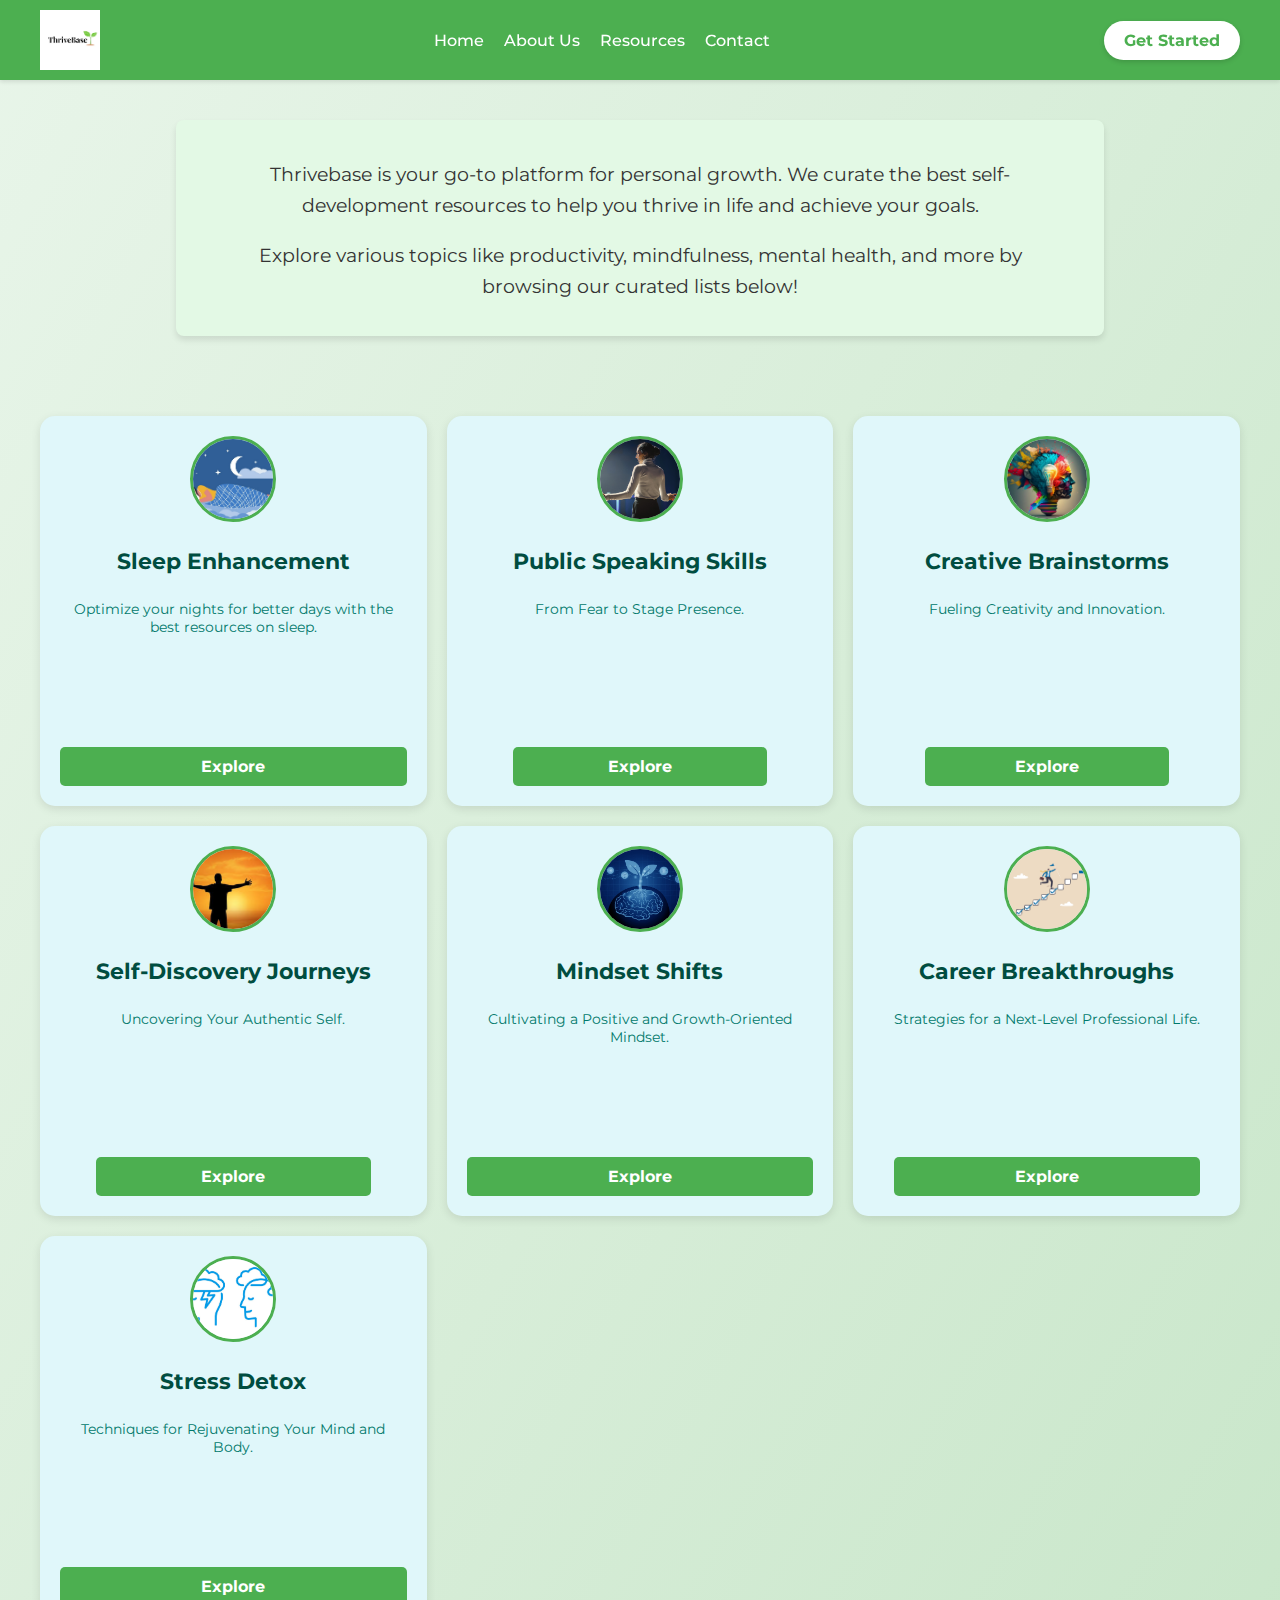
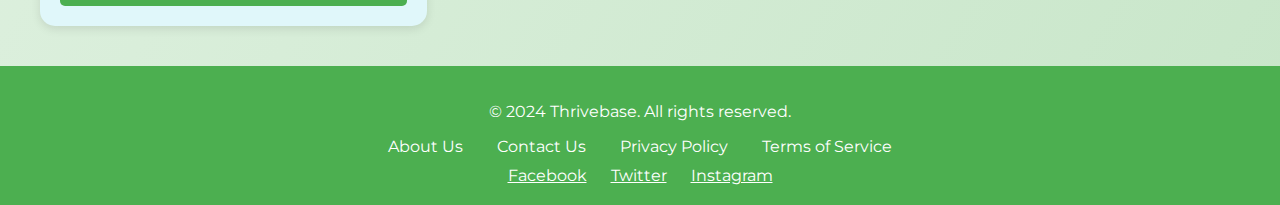
<file: index.html>
<!DOCTYPE html>
<html lang="en">
<head>
    <meta charset="UTF-8">
    <meta name="viewport" content="width=device-width, initial-scale=1.0">
    <title>Thrivebase</title>
    <!-- Link to Google Fonts and CSS file -->
    <link href="https://fonts.googleapis.com/css2?family=Montserrat:wght@400;700&display=swap" rel="stylesheet">
    <link rel="stylesheet" href="thrivebase.css">
</head>
<body>

    <!-- Header -->
    <header>
        <div class="header-content">
            <img src="images/ThrivebaseLogo.png" alt="Thrivebase Logo" class="logo" />
            <nav class="nav-menu">
                <ul>
                    <li><a href="index.html">Home</a></li>
                    <li><a href="about.html">About Us</a></li>
                    <li><a href="resources.html">Resources</a></li>
                    <li><a href="contact.html">Contact</a></li>
                </ul>
            </nav>
            <div class="header-actions">
                <a href="signup.html" class="cta-button">Get Started</a>
            </div>
        </div>
    </header>
    

    <!-- Explanation Section -->
    <section class="explanation">
        <p>Thrivebase is your go-to platform for personal growth. We curate the best self-development resources to help you thrive in life and achieve your goals.</p>
        <p>Explore various topics like productivity, mindfulness, mental health, and more by browsing our curated lists below!</p>
    </section>

    <!-- Grid Section -->
    <section class="grid-container">
        <div class="grid-item">
            <div class="list-item">
                <div class="list-image-container">
                    <img src="images/sleep.jpg" alt="Sleep Enhancement" class="list-image" />
                </div>
                <div class="list-content">
                    <h3>Sleep Enhancement</h3>
                    <p>Optimize your nights for better days with the best resources on sleep.</p>
                    <a href="sleep-enhancement.html" class="list-button">Explore</a>
                </div>
            </div>
        </div>
        <div class="grid-item">
            <div class="list-item">
                <div class="list-image-container">
                    <img src="images/public-speaking.jpg" alt="Public Speaking Skills" class="list-image" />
                </div>
                <div class="list-content">
                    <h3>Public Speaking Skills</h3>
                    <p>From Fear to Stage Presence.</p>
                    <a href="public-speaking.html" class="list-button">Explore</a>
                </div>
            </div>
        </div>
        <div class="grid-item">
            <div class="list-item">
                <div class="list-image-container">
                    <img src="images/creative-brainstorming.jpg" alt="Creative Brainstorms" class="list-image" />
                </div>
                <div class="list-content">
                    <h3>Creative Brainstorms</h3>
                    <p>Fueling Creativity and Innovation.</p>
                    <a href="creative-brainstorms.html" class="list-button">Explore</a>
                </div>
            </div>
        </div>
        <div class="grid-item">
            <div class="list-item">
                <div class="list-image-container">
                    <img src="images/self-discovery.jpg" alt="Self-Discovery Journeys" class="list-image" />
                </div>
                <div class="list-content">
                    <h3>Self-Discovery Journeys</h3>
                    <p>Uncovering Your Authentic Self.</p>
                    <a href="self-discovery.html" class="list-button">Explore</a>
                </div>
            </div>
        </div>
        <div class="grid-item">
            <div class="list-item">
                <div class="list-image-container">
                    <img src="images/mindset.jpg" alt="Mindset Shifts" class="list-image" />
                </div>
                <div class="list-content">
                    <h3>Mindset Shifts</h3>
                    <p>Cultivating a Positive and Growth-Oriented Mindset.</p>
                    <a href="mindset-shifts.html" class="list-button">Explore</a>
                </div>
            </div>
        </div>
        <div class="grid-item">
            <div class="list-item">
                <div class="list-image-container">
                    <img src="images/career-breakthrough.jpg" alt="Career Breakthroughs" class="list-image" />
                </div>
                <div class="list-content">
                    <h3>Career Breakthroughs</h3>
                    <p>Strategies for a Next-Level Professional Life.</p>
                    <a href="career-breakthroughs.html" class="list-button">Explore</a>
                </div>
            </div>
        </div>
        <div class="grid-item">
            <div class="list-item">
                <div class="list-image-container">
                    <img src="images/destress.jpg" alt="Stress Detox" class="list-image" />
                </div>
                <div class="list-content">
                    <h3>Stress Detox</h3>
                    <p>Techniques for Rejuvenating Your Mind and Body.</p>
                    <a href="stress-detox.html" class="list-button">Explore</a>
                </div>
            </div>
        </div>
    </section>

    <!-- Footer Section -->
    <footer>
        <div class="footer-content">
            <p>&copy; 2024 Thrivebase. All rights reserved.</p>
            <ul class="footer-links">
                <li><a href="about.html">About Us</a></li>
                <li><a href="contact.html">Contact Us</a></li>
                <li><a href="privacy-policy.html">Privacy Policy</a></li>
                <li><a href="terms.html">Terms of Service</a></li>
            </ul>
            <div class="social-media">
                <a href="https://facebook.com" target="_blank">Facebook</a>
                <a href="https://twitter.com" target="_blank">Twitter</a>
                <a href="https://instagram.com" target="_blank">Instagram</a>
            </div>
        </div>
    </footer>

</body>
</html>
</file>
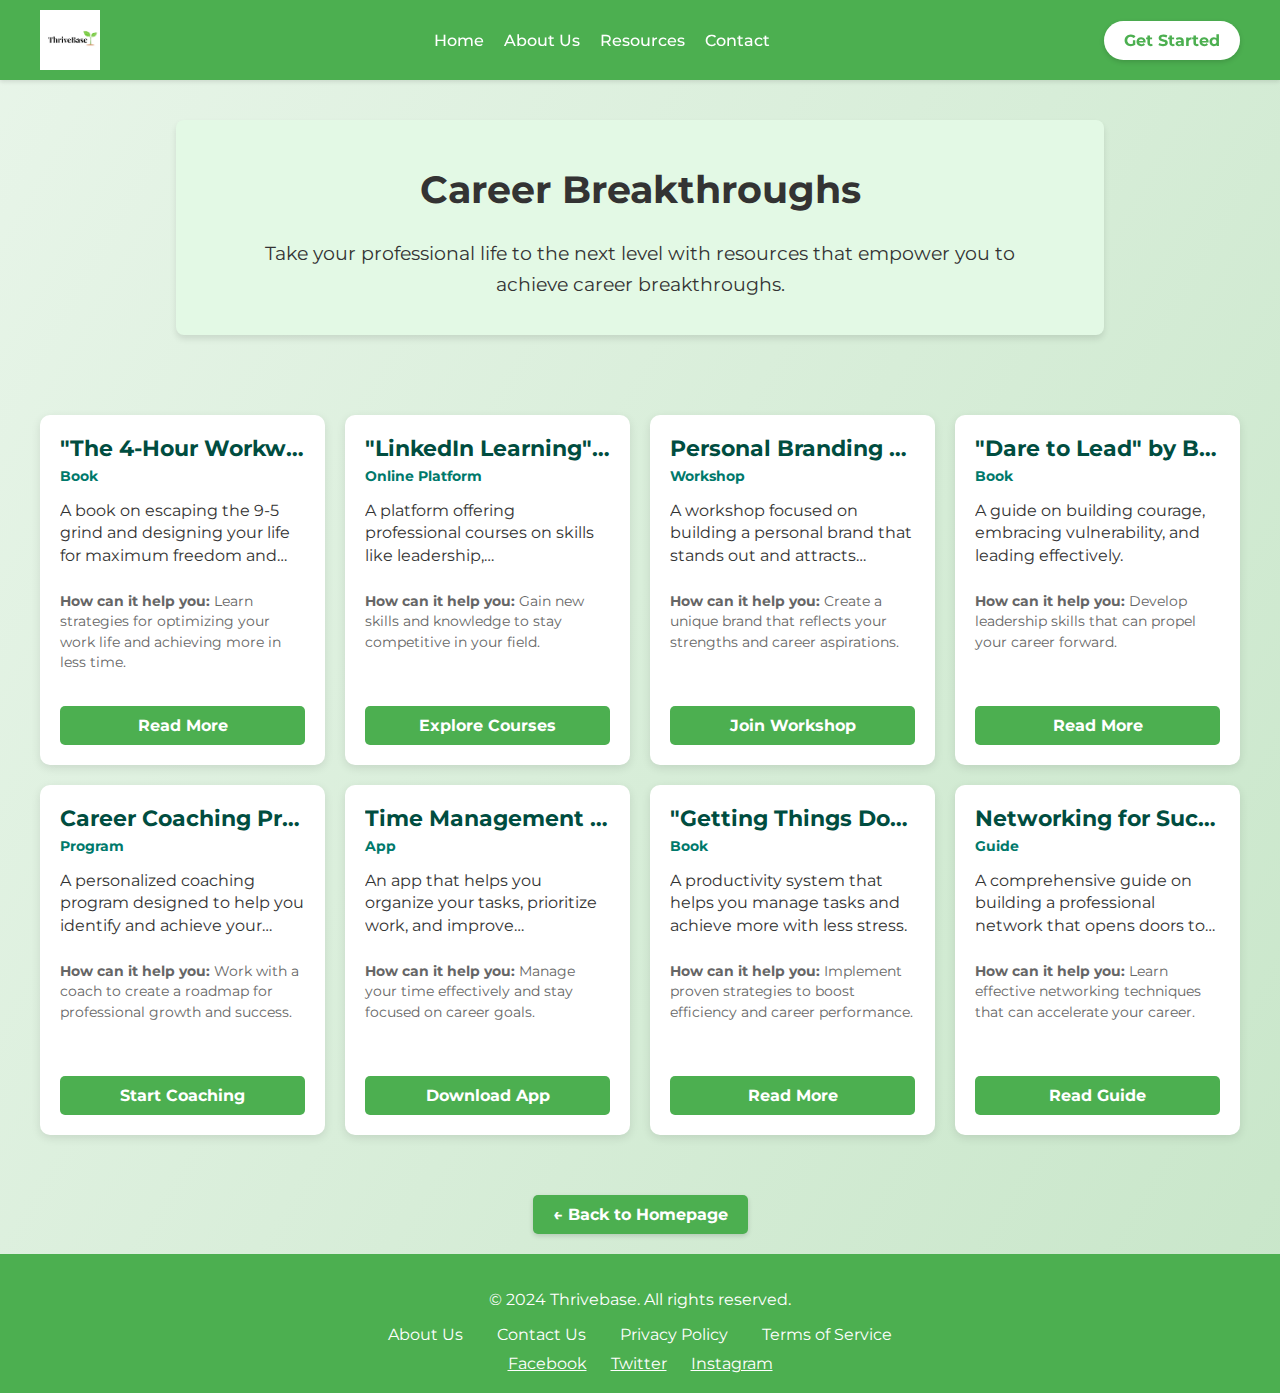
<file: career-breakthroughs.html>
<!DOCTYPE html>
<html lang="en">
<head>
    <meta charset="UTF-8">
    <meta name="viewport" content="width=device-width, initial-scale=1.0">
    <title>Career Breakthroughs - Thrivebase</title>
    <link href="https://fonts.googleapis.com/css2?family=Montserrat:wght@400;700&display=swap" rel="stylesheet">
    <link rel="stylesheet" href="thrivebase.css">
</head>
<body>

    <!-- Header -->
    <header>
        <div class="header-content">
            <img src="images/ThrivebaseLogo.png" alt="Thrivebase Logo" class="logo" />
            <nav class="nav-menu">
                <ul>
                    <li><a href="index.html">Home</a></li>
                    <li><a href="about.html">About Us</a></li>
                    <li><a href="resources.html">Resources</a></li>
                    <li><a href="contact.html">Contact</a></li>
                </ul>
            </nav>
            <div class="header-actions">
                <a href="signup.html" class="cta-button">Get Started</a>
            </div>
        </div>
    </header>

    <!-- Explanation Section -->
    <section class="explanation">
        <h1>Career Breakthroughs</h1>
        <p>Take your professional life to the next level with resources that empower you to achieve career breakthroughs.</p>
    </section>

    <!-- Masonry Layout Section -->
    <section class="masonry-container">
        <div class="masonry-item">
            <div class="resource-card">
                <h3 class="resource-title">"The 4-Hour Workweek" by Tim Ferriss</h3>
                <span class="resource-format">Book</span>
                <p class="resource-description">A book on escaping the 9-5 grind and designing your life for maximum freedom and productivity.</p>
                <p class="resource-benefit"><strong>How can it help you:</strong> Learn strategies for optimizing your work life and achieving more in less time.</p>
                <a href="https://amzn.to/3UDdO5V" class="resource-link">Read More</a>
            </div>
        </div>
        <div class="masonry-item">
            <div class="resource-card">
                <h3 class="resource-title">"LinkedIn Learning" Courses</h3>
                <span class="resource-format">Online Platform</span>
                <p class="resource-description">A platform offering professional courses on skills like leadership, communication, and career advancement.</p>
                <p class="resource-benefit"><strong>How can it help you:</strong> Gain new skills and knowledge to stay competitive in your field.</p>
                <a href="https://www.linkedin.com/learning" class="resource-link">Explore Courses</a>
            </div>
        </div>
        <div class="masonry-item">
            <div class="resource-card">
                <h3 class="resource-title">Personal Branding Masterclass</h3>
                <span class="resource-format">Workshop</span>
                <p class="resource-description">A workshop focused on building a personal brand that stands out and attracts opportunities.</p>
                <p class="resource-benefit"><strong>How can it help you:</strong> Create a unique brand that reflects your strengths and career aspirations.</p>
                <a href="https://www.example.com/personal-branding-workshop" class="resource-link">Join Workshop</a>
            </div>
        </div>
        <div class="masonry-item">
            <div class="resource-card">
                <h3 class="resource-title">"Dare to Lead" by Brené Brown</h3>
                <span class="resource-format">Book</span>
                <p class="resource-description">A guide on building courage, embracing vulnerability, and leading effectively.</p>
                <p class="resource-benefit"><strong>How can it help you:</strong> Develop leadership skills that can propel your career forward.</p>
                <a href="https://www.example.com/dare-to-lead" class="resource-link">Read More</a>
            </div>
        </div>
        <div class="masonry-item">
            <div class="resource-card">
                <h3 class="resource-title">Career Coaching Program</h3>
                <span class="resource-format">Program</span>
                <p class="resource-description">A personalized coaching program designed to help you identify and achieve your career goals.</p>
                <p class="resource-benefit"><strong>How can it help you:</strong> Work with a coach to create a roadmap for professional growth and success.</p>
                <a href="https://www.example.com/career-coaching" class="resource-link">Start Coaching</a>
            </div>
        </div>
        <div class="masonry-item">
            <div class="resource-card">
                <h3 class="resource-title">Time Management App</h3>
                <span class="resource-format">App</span>
                <p class="resource-description">An app that helps you organize your tasks, prioritize work, and improve productivity.</p>
                <p class="resource-benefit"><strong>How can it help you:</strong> Manage your time effectively and stay focused on career goals.</p>
                <a href="https://www.example.com/time-management-app" class="resource-link">Download App</a>
            </div>
        </div>
        <div class="masonry-item">
            <div class="resource-card">
                <h3 class="resource-title">"Getting Things Done" by David Allen</h3>
                <span class="resource-format">Book</span>
                <p class="resource-description">A productivity system that helps you manage tasks and achieve more with less stress.</p>
                <p class="resource-benefit"><strong>How can it help you:</strong> Implement proven strategies to boost efficiency and career performance.</p>
                <a href="https://www.example.com/getting-things-done" class="resource-link">Read More</a>
            </div>
        </div>
        <div class="masonry-item">
            <div class="resource-card">
                <h3 class="resource-title">Networking for Success</h3>
                <span class="resource-format">Guide</span>
                <p class="resource-description">A comprehensive guide on building a professional network that opens doors to new opportunities.</p>
                <p class="resource-benefit"><strong>How can it help you:</strong> Learn effective networking techniques that can accelerate your career.</p>
                <a href="https://www.example.com/networking-guide" class="resource-link">Read Guide</a>
            </div>
        </div>
    </section>

    <!-- Back to Homepage Link -->
    <a href="index.html" class="back-button">← Back to Homepage</a>

    <!-- Footer -->
    <footer>
        <div class="footer-content">
            <p>&copy; 2024 Thrivebase. All rights reserved.</p>
            <ul class="footer-links">
                <li><a href="about.html">About Us</a></li>
                <li><a href="contact.html">Contact Us</a></li>
                <li><a href="privacy-policy.html">Privacy Policy</a></li>
                <li><a href="terms.html">Terms of Service</a></li>
            </ul>
            <div class="social-media">
                <a href="https://facebook.com" target="_blank">Facebook</a>
                <a href="https://twitter.com" target="_blank">Twitter</a>
                <a href="https://instagram.com" target="_blank">Instagram</a>
            </div>
        </div>
    </footer>

</body>
</html>
</file>
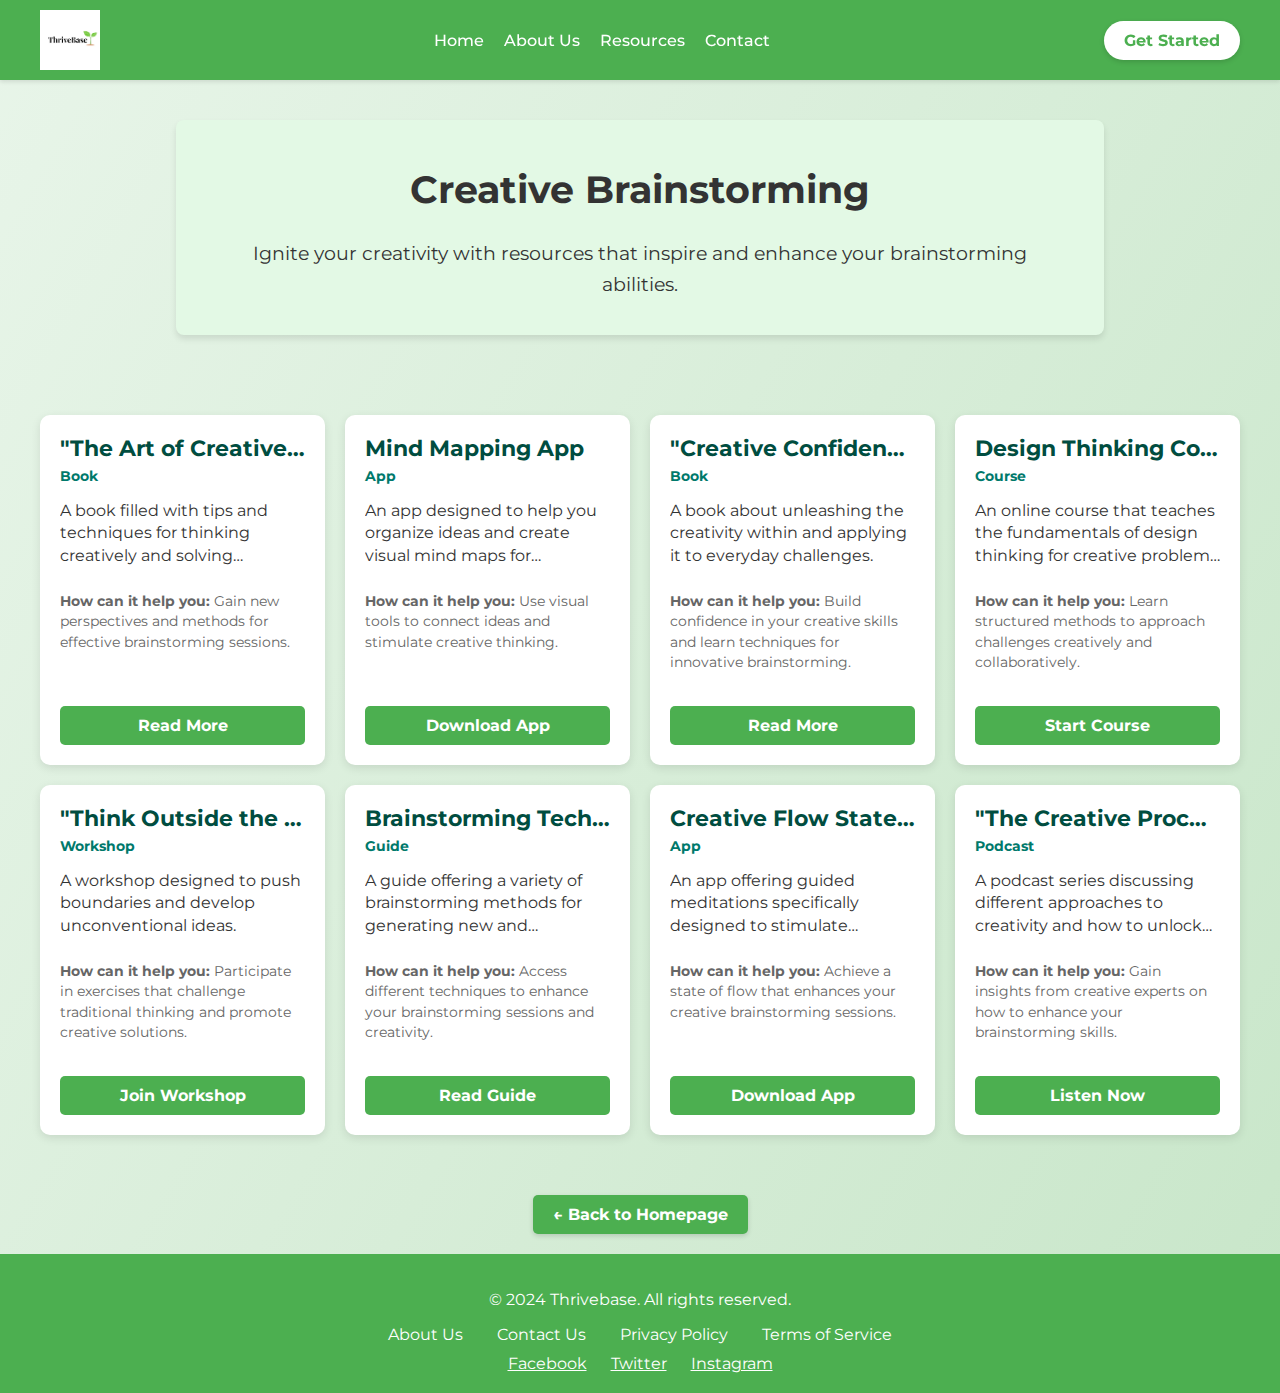
<file: creative-brainstorms.html>
<!DOCTYPE html>
<html lang="en">
<head>
    <meta charset="UTF-8">
    <meta name="viewport" content="width=device-width, initial-scale=1.0">
    <title>Creative Brainstorming - Thrivebase</title>
    <link href="https://fonts.googleapis.com/css2?family=Montserrat:wght@400;700&display=swap" rel="stylesheet">
    <link rel="stylesheet" href="thrivebase.css">
</head>
<body>

    <!-- Header -->
    <header>
        <div class="header-content">
            <img src="images/ThrivebaseLogo.png" alt="Thrivebase Logo" class="logo" />
            <nav class="nav-menu">
                <ul>
                    <li><a href="index.html">Home</a></li>
                    <li><a href="about.html">About Us</a></li>
                    <li><a href="resources.html">Resources</a></li>
                    <li><a href="contact.html">Contact</a></li>
                </ul>
            </nav>
            <div class="header-actions">
                <a href="signup.html" class="cta-button">Get Started</a>
            </div>
        </div>
    </header>

    <!-- Explanation Section -->
    <section class="explanation">
        <h1>Creative Brainstorming</h1>
        <p>Ignite your creativity with resources that inspire and enhance your brainstorming abilities.</p>
    </section>

    <!-- Masonry Layout Section -->
    <section class="masonry-container">
        <div class="masonry-item">
            <div class="resource-card">
                <h3 class="resource-title">"The Art of Creative Thinking" by Rod Judkins</h3>
                <span class="resource-format">Book</span>
                <p class="resource-description">A book filled with tips and techniques for thinking creatively and solving problems.</p>
                <p class="resource-benefit"><strong>How can it help you:</strong> Gain new perspectives and methods for effective brainstorming sessions.</p>
                <a href="https://amzn.to/3UDdO5V" class="resource-link">Read More</a>
            </div>
        </div>
        <div class="masonry-item">
            <div class="resource-card">
                <h3 class="resource-title">Mind Mapping App</h3>
                <span class="resource-format">App</span>
                <p class="resource-description">An app designed to help you organize ideas and create visual mind maps for brainstorming.</p>
                <p class="resource-benefit"><strong>How can it help you:</strong> Use visual tools to connect ideas and stimulate creative thinking.</p>
                <a href="https://www.example.com/mind-mapping-app" class="resource-link">Download App</a>
            </div>
        </div>
        <div class="masonry-item">
            <div class="resource-card">
                <h3 class="resource-title">"Creative Confidence" by Tom Kelley and David Kelley</h3>
                <span class="resource-format">Book</span>
                <p class="resource-description">A book about unleashing the creativity within and applying it to everyday challenges.</p>
                <p class="resource-benefit"><strong>How can it help you:</strong> Build confidence in your creative skills and learn techniques for innovative brainstorming.</p>
                <a href="https://www.example.com/creative-confidence" class="resource-link">Read More</a>
            </div>
        </div>
        <div class="masonry-item">
            <div class="resource-card">
                <h3 class="resource-title">Design Thinking Course</h3>
                <span class="resource-format">Course</span>
                <p class="resource-description">An online course that teaches the fundamentals of design thinking for creative problem-solving.</p>
                <p class="resource-benefit"><strong>How can it help you:</strong> Learn structured methods to approach challenges creatively and collaboratively.</p>
                <a href="https://www.example.com/design-thinking-course" class="resource-link">Start Course</a>
            </div>
        </div>
        <div class="masonry-item">
            <div class="resource-card">
                <h3 class="resource-title">"Think Outside the Box" Workshop</h3>
                <span class="resource-format">Workshop</span>
                <p class="resource-description">A workshop designed to push boundaries and develop unconventional ideas.</p>
                <p class="resource-benefit"><strong>How can it help you:</strong> Participate in exercises that challenge traditional thinking and promote creative solutions.</p>
                <a href="https://www.example.com/think-outside-box" class="resource-link">Join Workshop</a>
            </div>
        </div>
        <div class="masonry-item">
            <div class="resource-card">
                <h3 class="resource-title">Brainstorming Techniques Guide</h3>
                <span class="resource-format">Guide</span>
                <p class="resource-description">A guide offering a variety of brainstorming methods for generating new and innovative ideas.</p>
                <p class="resource-benefit"><strong>How can it help you:</strong> Access different techniques to enhance your brainstorming sessions and creativity.</p>
                <a href="https://www.example.com/brainstorming-guide" class="resource-link">Read Guide</a>
            </div>
        </div>
        <div class="masonry-item">
            <div class="resource-card">
                <h3 class="resource-title">Creative Flow State Meditation</h3>
                <span class="resource-format">App</span>
                <p class="resource-description">An app offering guided meditations specifically designed to stimulate creativity and focus.</p>
                <p class="resource-benefit"><strong>How can it help you:</strong> Achieve a state of flow that enhances your creative brainstorming sessions.</p>
                <a href="https://www.example.com/flow-state-meditation" class="resource-link">Download App</a>
            </div>
        </div>
        <div class="masonry-item">
            <div class="resource-card">
                <h3 class="resource-title">"The Creative Process" Podcast</h3>
                <span class="resource-format">Podcast</span>
                <p class="resource-description">A podcast series discussing different approaches to creativity and how to unlock your full potential.</p>
                <p class="resource-benefit"><strong>How can it help you:</strong> Gain insights from creative experts on how to enhance your brainstorming skills.</p>
                <a href="https://www.example.com/creative-process-podcast" class="resource-link">Listen Now</a>
            </div>
        </div>
    </section>

    <!-- Back to Homepage Link -->
    <a href="index.html" class="back-button">← Back to Homepage</a>

    <!-- Footer -->
    <footer>
        <div class="footer-content">
            <p>&copy; 2024 Thrivebase. All rights reserved.</p>
            <ul class="footer-links">
                <li><a href="about.html">About Us</a></li>
                <li><a href="contact.html">Contact Us</a></li>
                <li><a href="privacy-policy.html">Privacy Policy</a></li>
                <li><a href="terms.html">Terms of Service</a></li>
            </ul>
            <div class="social-media">
                <a href="https://facebook.com" target="_blank">Facebook</a>
                <a href="https://twitter.com" target="_blank">Twitter</a>
                <a href="https://instagram.com" target="_blank">Instagram</a>
            </div>
        </div>
    </footer>

</body>
</html>
</file>
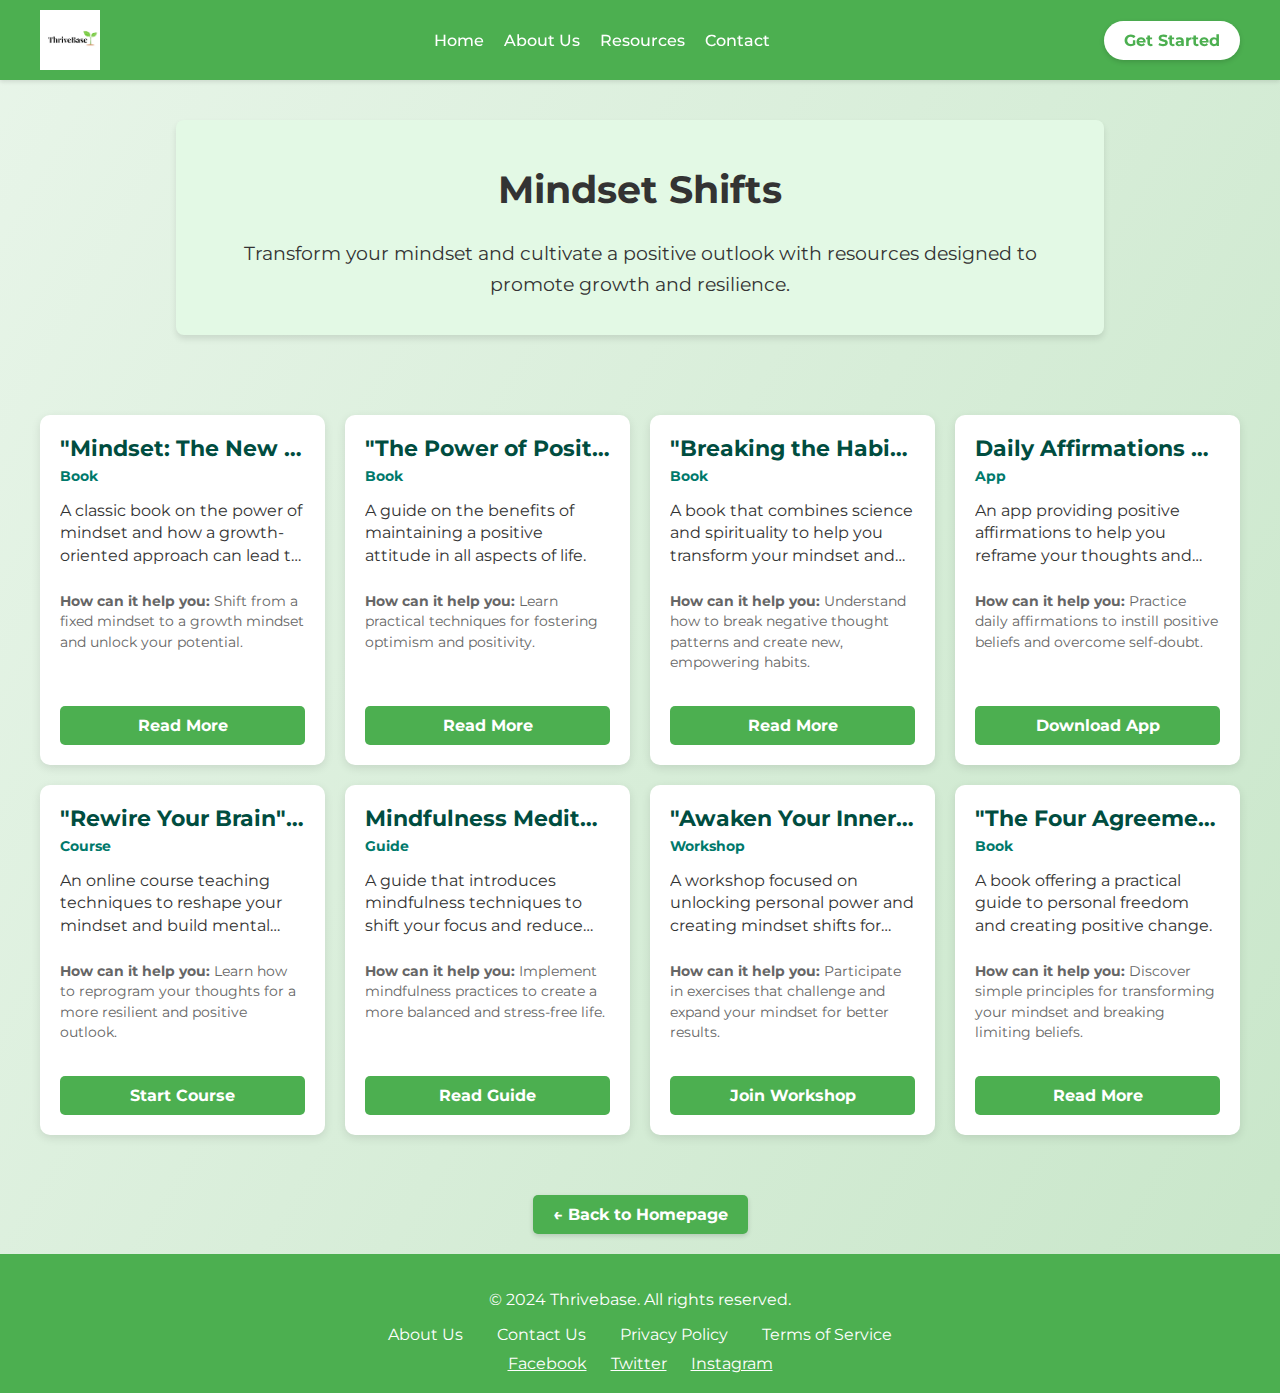
<file: mindset-shifts.html>
<!DOCTYPE html>
<html lang="en">
<head>
    <meta charset="UTF-8">
    <meta name="viewport" content="width=device-width, initial-scale=1.0">
    <title>Mindset Shifts - Thrivebase</title>
    <link href="https://fonts.googleapis.com/css2?family=Montserrat:wght@400;700&display=swap" rel="stylesheet">
    <link rel="stylesheet" href="thrivebase.css">
</head>
<body>

    <!-- Header -->
    <header>
        <div class="header-content">
            <img src="images/ThrivebaseLogo.png" alt="Thrivebase Logo" class="logo" />
            <nav class="nav-menu">
                <ul>
                    <li><a href="index.html">Home</a></li>
                    <li><a href="about.html">About Us</a></li>
                    <li><a href="resources.html">Resources</a></li>
                    <li><a href="contact.html">Contact</a></li>
                </ul>
            </nav>
            <div class="header-actions">
                <a href="signup.html" class="cta-button">Get Started</a>
            </div>
        </div>
    </header>

    <!-- Explanation Section -->
    <section class="explanation">
        <h1>Mindset Shifts</h1>
        <p>Transform your mindset and cultivate a positive outlook with resources designed to promote growth and resilience.</p>
    </section>

    <!-- Masonry Layout Section -->
    <section class="masonry-container">
        <div class="masonry-item">
            <div class="resource-card">
                <h3 class="resource-title">"Mindset: The New Psychology of Success" by Carol S. Dweck</h3>
                <span class="resource-format">Book</span>
                <p class="resource-description">A classic book on the power of mindset and how a growth-oriented approach can lead to success.</p>
                <p class="resource-benefit"><strong>How can it help you:</strong> Shift from a fixed mindset to a growth mindset and unlock your potential.</p>
                <a href="https://amzn.to/3UDdO5V" class="resource-link">Read More</a>
            </div>
        </div>
        <div class="masonry-item">
            <div class="resource-card">
                <h3 class="resource-title">"The Power of Positive Thinking" by Norman Vincent Peale</h3>
                <span class="resource-format">Book</span>
                <p class="resource-description">A guide on the benefits of maintaining a positive attitude in all aspects of life.</p>
                <p class="resource-benefit"><strong>How can it help you:</strong> Learn practical techniques for fostering optimism and positivity.</p>
                <a href="https://www.example.com/power-positive-thinking" class="resource-link">Read More</a>
            </div>
        </div>
        <div class="masonry-item">
            <div class="resource-card">
                <h3 class="resource-title">"Breaking the Habit of Being Yourself" by Dr. Joe Dispenza</h3>
                <span class="resource-format">Book</span>
                <p class="resource-description">A book that combines science and spirituality to help you transform your mindset and life.</p>
                <p class="resource-benefit"><strong>How can it help you:</strong> Understand how to break negative thought patterns and create new, empowering habits.</p>
                <a href="https://www.example.com/breaking-the-habit" class="resource-link">Read More</a>
            </div>
        </div>
        <div class="masonry-item">
            <div class="resource-card">
                <h3 class="resource-title">Daily Affirmations App</h3>
                <span class="resource-format">App</span>
                <p class="resource-description">An app providing positive affirmations to help you reframe your thoughts and boost confidence.</p>
                <p class="resource-benefit"><strong>How can it help you:</strong> Practice daily affirmations to instill positive beliefs and overcome self-doubt.</p>
                <a href="https://www.example.com/daily-affirmations-app" class="resource-link">Download App</a>
            </div>
        </div>
        <div class="masonry-item">
            <div class="resource-card">
                <h3 class="resource-title">"Rewire Your Brain" Online Course</h3>
                <span class="resource-format">Course</span>
                <p class="resource-description">An online course teaching techniques to reshape your mindset and build mental resilience.</p>
                <p class="resource-benefit"><strong>How can it help you:</strong> Learn how to reprogram your thoughts for a more resilient and positive outlook.</p>
                <a href="https://www.example.com/rewire-your-brain-course" class="resource-link">Start Course</a>
            </div>
        </div>
        <div class="masonry-item">
            <div class="resource-card">
                <h3 class="resource-title">Mindfulness Meditation Guide</h3>
                <span class="resource-format">Guide</span>
                <p class="resource-description">A guide that introduces mindfulness techniques to shift your focus and reduce negativity.</p>
                <p class="resource-benefit"><strong>How can it help you:</strong> Implement mindfulness practices to create a more balanced and stress-free life.</p>
                <a href="https://www.example.com/mindfulness-guide" class="resource-link">Read Guide</a>
            </div>
        </div>
        <div class="masonry-item">
            <div class="resource-card">
                <h3 class="resource-title">"Awaken Your Inner Power" Workshop</h3>
                <span class="resource-format">Workshop</span>
                <p class="resource-description">A workshop focused on unlocking personal power and creating mindset shifts for growth.</p>
                <p class="resource-benefit"><strong>How can it help you:</strong> Participate in exercises that challenge and expand your mindset for better results.</p>
                <a href="https://www.example.com/inner-power-workshop" class="resource-link">Join Workshop</a>
            </div>
        </div>
        <div class="masonry-item">
            <div class="resource-card">
                <h3 class="resource-title">"The Four Agreements" by Don Miguel Ruiz</h3>
                <span class="resource-format">Book</span>
                <p class="resource-description">A book offering a practical guide to personal freedom and creating positive change.</p>
                <p class="resource-benefit"><strong>How can it help you:</strong> Discover simple principles for transforming your mindset and breaking limiting beliefs.</p>
                <a href="https://www.example.com/four-agreements" class="resource-link">Read More</a>
            </div>
        </div>
    </section>

    <!-- Back to Homepage Link -->
    <a href="index.html" class="back-button">← Back to Homepage</a>

    <!-- Footer -->
    <footer>
        <div class="footer-content">
            <p>&copy; 2024 Thrivebase. All rights reserved.</p>
            <ul class="footer-links">
                <li><a href="about.html">About Us</a></li>
                <li><a href="contact.html">Contact Us</a></li>
                <li><a href="privacy-policy.html">Privacy Policy</a></li>
                <li><a href="terms.html">Terms of Service</a></li>
            </ul>
            <div class="social-media">
                <a href="https://facebook.com" target="_blank">Facebook</a>
                <a href="https://twitter.com" target="_blank">Twitter</a>
                <a href="https://instagram.com" target="_blank">Instagram</a>
            </div>
        </div>
    </footer>

</body>
</html>
</file>
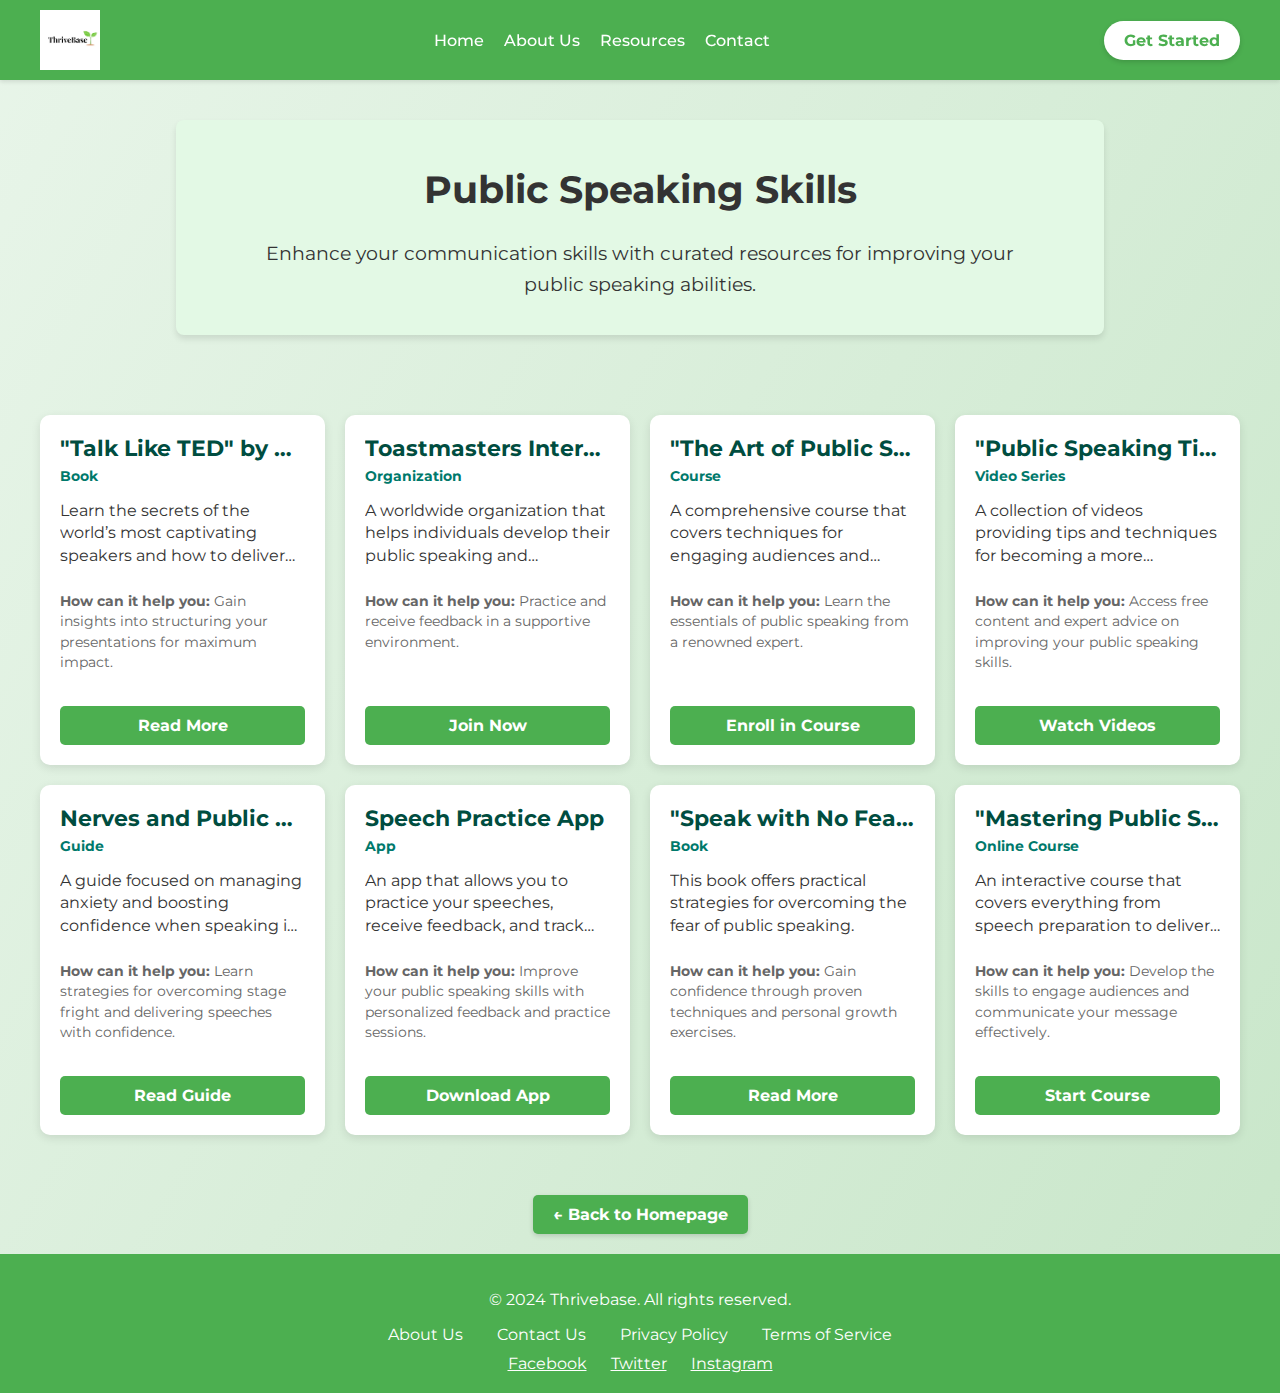
<file: public-speaking.html>
<!DOCTYPE html>
<html lang="en">
<head>
    <meta charset="UTF-8">
    <meta name="viewport" content="width=device-width, initial-scale=1.0">
    <title>Public Speaking Skills - Thrivebase</title>
    <link href="https://fonts.googleapis.com/css2?family=Montserrat:wght@400;700&display=swap" rel="stylesheet">
    <link rel="stylesheet" href="thrivebase.css">
</head>
<body>

    <!-- Header -->
    <header>
        <div class="header-content">
            <img src="images/ThrivebaseLogo.png" alt="Thrivebase Logo" class="logo" />
            <nav class="nav-menu">
                <ul>
                    <li><a href="index.html">Home</a></li>
                    <li><a href="about.html">About Us</a></li>
                    <li><a href="resources.html">Resources</a></li>
                    <li><a href="contact.html">Contact</a></li>
                </ul>
            </nav>
            <div class="header-actions">
                <a href="signup.html" class="cta-button">Get Started</a>
            </div>
        </div>
    </header>

    <!-- Explanation Section -->
    <section class="explanation">
        <h1>Public Speaking Skills</h1>
        <p>Enhance your communication skills with curated resources for improving your public speaking abilities.</p>
    </section>

    <!-- Masonry Layout Section -->
    <section class="masonry-container">
        <div class="masonry-item">
            <div class="resource-card">
                <h3 class="resource-title">"Talk Like TED" by Carmine Gallo</h3>
                <span class="resource-format">Book</span>
                <p class="resource-description">Learn the secrets of the world’s most captivating speakers and how to deliver powerful talks.</p>
                <p class="resource-benefit"><strong>How can it help you:</strong> Gain insights into structuring your presentations for maximum impact.</p>
                <a href="https://amzn.to/3UDdO5V" class="resource-link">Read More</a>
            </div>
        </div>
        <div class="masonry-item">
            <div class="resource-card">
                <h3 class="resource-title">Toastmasters International</h3>
                <span class="resource-format">Organization</span>
                <p class="resource-description">A worldwide organization that helps individuals develop their public speaking and leadership skills.</p>
                <p class="resource-benefit"><strong>How can it help you:</strong> Practice and receive feedback in a supportive environment.</p>
                <a href="https://www.toastmasters.org" class="resource-link">Join Now</a>
            </div>
        </div>
        <div class="masonry-item">
            <div class="resource-card">
                <h3 class="resource-title">"The Art of Public Speaking" Course by Dale Carnegie</h3>
                <span class="resource-format">Course</span>
                <p class="resource-description">A comprehensive course that covers techniques for engaging audiences and delivering memorable speeches.</p>
                <p class="resource-benefit"><strong>How can it help you:</strong> Learn the essentials of public speaking from a renowned expert.</p>
                <a href="https://www.example.com/dale-carnegie-course" class="resource-link">Enroll in Course</a>
            </div>
        </div>
        <div class="masonry-item">
            <div class="resource-card">
                <h3 class="resource-title">"Public Speaking Tips" YouTube Channel</h3>
                <span class="resource-format">Video Series</span>
                <p class="resource-description">A collection of videos providing tips and techniques for becoming a more confident speaker.</p>
                <p class="resource-benefit"><strong>How can it help you:</strong> Access free content and expert advice on improving your public speaking skills.</p>
                <a href="https://www.example.com/public-speaking-youtube" class="resource-link">Watch Videos</a>
            </div>
        </div>
        <div class="masonry-item">
            <div class="resource-card">
                <h3 class="resource-title">Nerves and Public Speaking: Managing Anxiety</h3>
                <span class="resource-format">Guide</span>
                <p class="resource-description">A guide focused on managing anxiety and boosting confidence when speaking in public.</p>
                <p class="resource-benefit"><strong>How can it help you:</strong> Learn strategies for overcoming stage fright and delivering speeches with confidence.</p>
                <a href="https://www.example.com/managing-anxiety" class="resource-link">Read Guide</a>
            </div>
        </div>
        <div class="masonry-item">
            <div class="resource-card">
                <h3 class="resource-title">Speech Practice App</h3>
                <span class="resource-format">App</span>
                <p class="resource-description">An app that allows you to practice your speeches, receive feedback, and track your progress.</p>
                <p class="resource-benefit"><strong>How can it help you:</strong> Improve your public speaking skills with personalized feedback and practice sessions.</p>
                <a href="https://www.example.com/speech-app" class="resource-link">Download App</a>
            </div>
        </div>
        <div class="masonry-item">
            <div class="resource-card">
                <h3 class="resource-title">"Speak with No Fear" by Mike Acker</h3>
                <span class="resource-format">Book</span>
                <p class="resource-description">This book offers practical strategies for overcoming the fear of public speaking.</p>
                <p class="resource-benefit"><strong>How can it help you:</strong> Gain confidence through proven techniques and personal growth exercises.</p>
                <a href="https://www.example.com/speak-with-no-fear" class="resource-link">Read More</a>
            </div>
        </div>
        <div class="masonry-item">
            <div class="resource-card">
                <h3 class="resource-title">"Mastering Public Speaking" Online Course</h3>
                <span class="resource-format">Online Course</span>
                <p class="resource-description">An interactive course that covers everything from speech preparation to delivery techniques.</p>
                <p class="resource-benefit"><strong>How can it help you:</strong> Develop the skills to engage audiences and communicate your message effectively.</p>
                <a href="https://www.example.com/mastering-public-speaking" class="resource-link">Start Course</a>
            </div>
        </div>
    </section>

    <!-- Back to Homepage Link -->
    <a href="index.html" class="back-button">← Back to Homepage</a>

    <!-- Footer -->
    <footer>
        <div class="footer-content">
            <p>&copy; 2024 Thrivebase. All rights reserved.</p>
            <ul class="footer-links">
                <li><a href="about.html">About Us</a></li>
                <li><a href="contact.html">Contact Us</a></li>
                <li><a href="privacy-policy.html">Privacy Policy</a></li>
                <li><a href="terms.html">Terms of Service</a></li>
            </ul>
            <div class="social-media">
                <a href="https://facebook.com" target="_blank">Facebook</a>
                <a href="https://twitter.com" target="_blank">Twitter</a>
                <a href="https://instagram.com" target="_blank">Instagram</a>
            </div>
        </div>
    </footer>

</body>
</html>
</file>
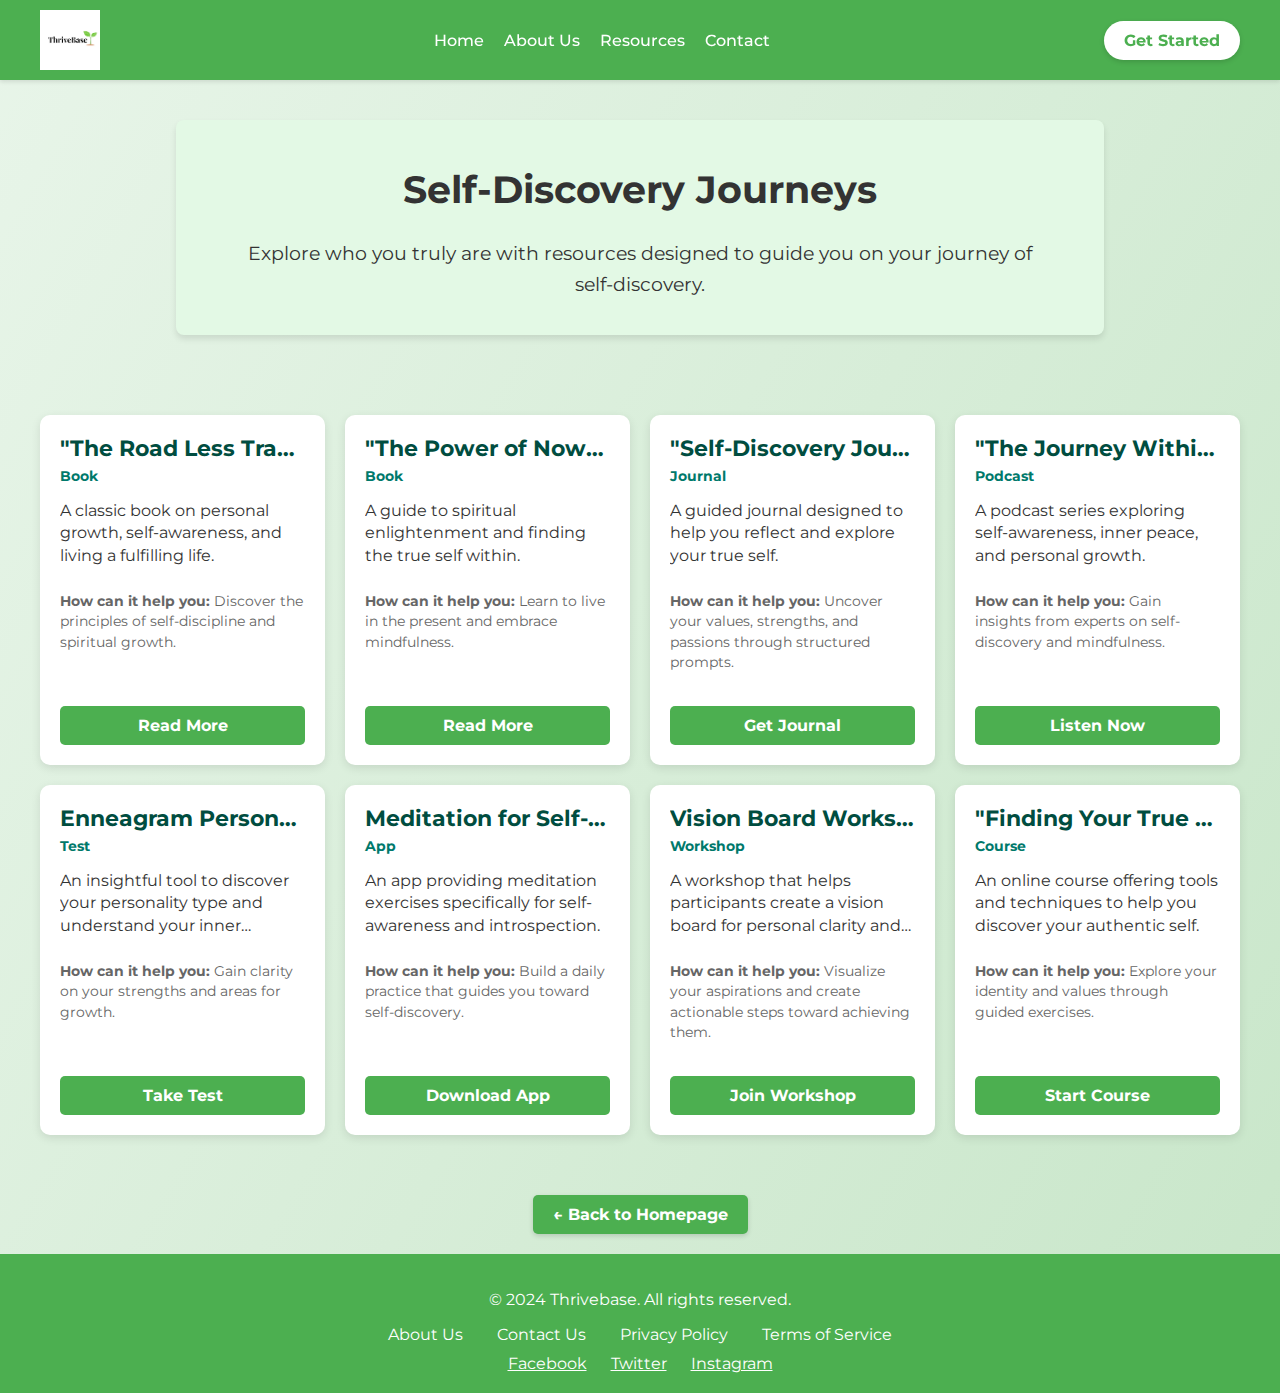
<file: self-discovery.html>
<!DOCTYPE html>
<html lang="en">
<head>
    <meta charset="UTF-8">
    <meta name="viewport" content="width=device-width, initial-scale=1.0">
    <title>Self-Discovery Journeys - Thrivebase</title>
    <link href="https://fonts.googleapis.com/css2?family=Montserrat:wght@400;700&display=swap" rel="stylesheet">
    <link rel="stylesheet" href="thrivebase.css">
</head>
<body>

    <!-- Header -->
    <header>
        <div class="header-content">
            <img src="images/ThrivebaseLogo.png" alt="Thrivebase Logo" class="logo" />
            <nav class="nav-menu">
                <ul>
                    <li><a href="index.html">Home</a></li>
                    <li><a href="about.html">About Us</a></li>
                    <li><a href="resources.html">Resources</a></li>
                    <li><a href="contact.html">Contact</a></li>
                </ul>
            </nav>
            <div class="header-actions">
                <a href="signup.html" class="cta-button">Get Started</a>
            </div>
        </div>
    </header>

    <!-- Explanation Section -->
    <section class="explanation">
        <h1>Self-Discovery Journeys</h1>
        <p>Explore who you truly are with resources designed to guide you on your journey of self-discovery.</p>
    </section>

    <!-- Masonry Layout Section -->
    <section class="masonry-container">
        <div class="masonry-item">
            <div class="resource-card">
                <h3 class="resource-title">"The Road Less Traveled" by M. Scott Peck</h3>
                <span class="resource-format">Book</span>
                <p class="resource-description">A classic book on personal growth, self-awareness, and living a fulfilling life.</p>
                <p class="resource-benefit"><strong>How can it help you:</strong> Discover the principles of self-discipline and spiritual growth.</p>
                <a href="https://amzn.to/3UDdO5V" class="resource-link">Read More</a>
            </div>
        </div>
        <div class="masonry-item">
            <div class="resource-card">
                <h3 class="resource-title">"The Power of Now" by Eckhart Tolle</h3>
                <span class="resource-format">Book</span>
                <p class="resource-description">A guide to spiritual enlightenment and finding the true self within.</p>
                <p class="resource-benefit"><strong>How can it help you:</strong> Learn to live in the present and embrace mindfulness.</p>
                <a href="https://www.example.com/power-of-now" class="resource-link">Read More</a>
            </div>
        </div>
        <div class="masonry-item">
            <div class="resource-card">
                <h3 class="resource-title">"Self-Discovery Journal"</h3>
                <span class="resource-format">Journal</span>
                <p class="resource-description">A guided journal designed to help you reflect and explore your true self.</p>
                <p class="resource-benefit"><strong>How can it help you:</strong> Uncover your values, strengths, and passions through structured prompts.</p>
                <a href="https://www.example.com/self-discovery-journal" class="resource-link">Get Journal</a>
            </div>
        </div>
        <div class="masonry-item">
            <div class="resource-card">
                <h3 class="resource-title">"The Journey Within" Podcast</h3>
                <span class="resource-format">Podcast</span>
                <p class="resource-description">A podcast series exploring self-awareness, inner peace, and personal growth.</p>
                <p class="resource-benefit"><strong>How can it help you:</strong> Gain insights from experts on self-discovery and mindfulness.</p>
                <a href="https://www.example.com/journey-within-podcast" class="resource-link">Listen Now</a>
            </div>
        </div>
        <div class="masonry-item">
            <div class="resource-card">
                <h3 class="resource-title">Enneagram Personality Test</h3>
                <span class="resource-format">Test</span>
                <p class="resource-description">An insightful tool to discover your personality type and understand your inner motivations.</p>
                <p class="resource-benefit"><strong>How can it help you:</strong> Gain clarity on your strengths and areas for growth.</p>
                <a href="https://www.example.com/enneagram-test" class="resource-link">Take Test</a>
            </div>
        </div>
        <div class="masonry-item">
            <div class="resource-card">
                <h3 class="resource-title">Meditation for Self-Discovery</h3>
                <span class="resource-format">App</span>
                <p class="resource-description">An app providing meditation exercises specifically for self-awareness and introspection.</p>
                <p class="resource-benefit"><strong>How can it help you:</strong> Build a daily practice that guides you toward self-discovery.</p>
                <a href="https://www.example.com/meditation-app" class="resource-link">Download App</a>
            </div>
        </div>
        <div class="masonry-item">
            <div class="resource-card">
                <h3 class="resource-title">Vision Board Workshop</h3>
                <span class="resource-format">Workshop</span>
                <p class="resource-description">A workshop that helps participants create a vision board for personal clarity and goals.</p>
                <p class="resource-benefit"><strong>How can it help you:</strong> Visualize your aspirations and create actionable steps toward achieving them.</p>
                <a href="https://www.example.com/vision-board-workshop" class="resource-link">Join Workshop</a>
            </div>
        </div>
        <div class="masonry-item">
            <div class="resource-card">
                <h3 class="resource-title">"Finding Your True Self" Course</h3>
                <span class="resource-format">Course</span>
                <p class="resource-description">An online course offering tools and techniques to help you discover your authentic self.</p>
                <p class="resource-benefit"><strong>How can it help you:</strong> Explore your identity and values through guided exercises.</p>
                <a href="https://www.example.com/self-discovery-course" class="resource-link">Start Course</a>
            </div>
        </div>
    </section>

    <!-- Back to Homepage Link -->
    <a href="index.html" class="back-button">← Back to Homepage</a>

    <!-- Footer -->
    <footer>
        <div class="footer-content">
            <p>&copy; 2024 Thrivebase. All rights reserved.</p>
            <ul class="footer-links">
                <li><a href="about.html">About Us</a></li>
                <li><a href="contact.html">Contact Us</a></li>
                <li><a href="privacy-policy.html">Privacy Policy</a></li>
                <li><a href="terms.html">Terms of Service</a></li>
            </ul>
            <div class="social-media">
                <a href="https://facebook.com" target="_blank">Facebook</a>
                <a href="https://twitter.com" target="_blank">Twitter</a>
                <a href="https://instagram.com" target="_blank">Instagram</a>
            </div>
        </div>
    </footer>

</body>
</html>
</file>
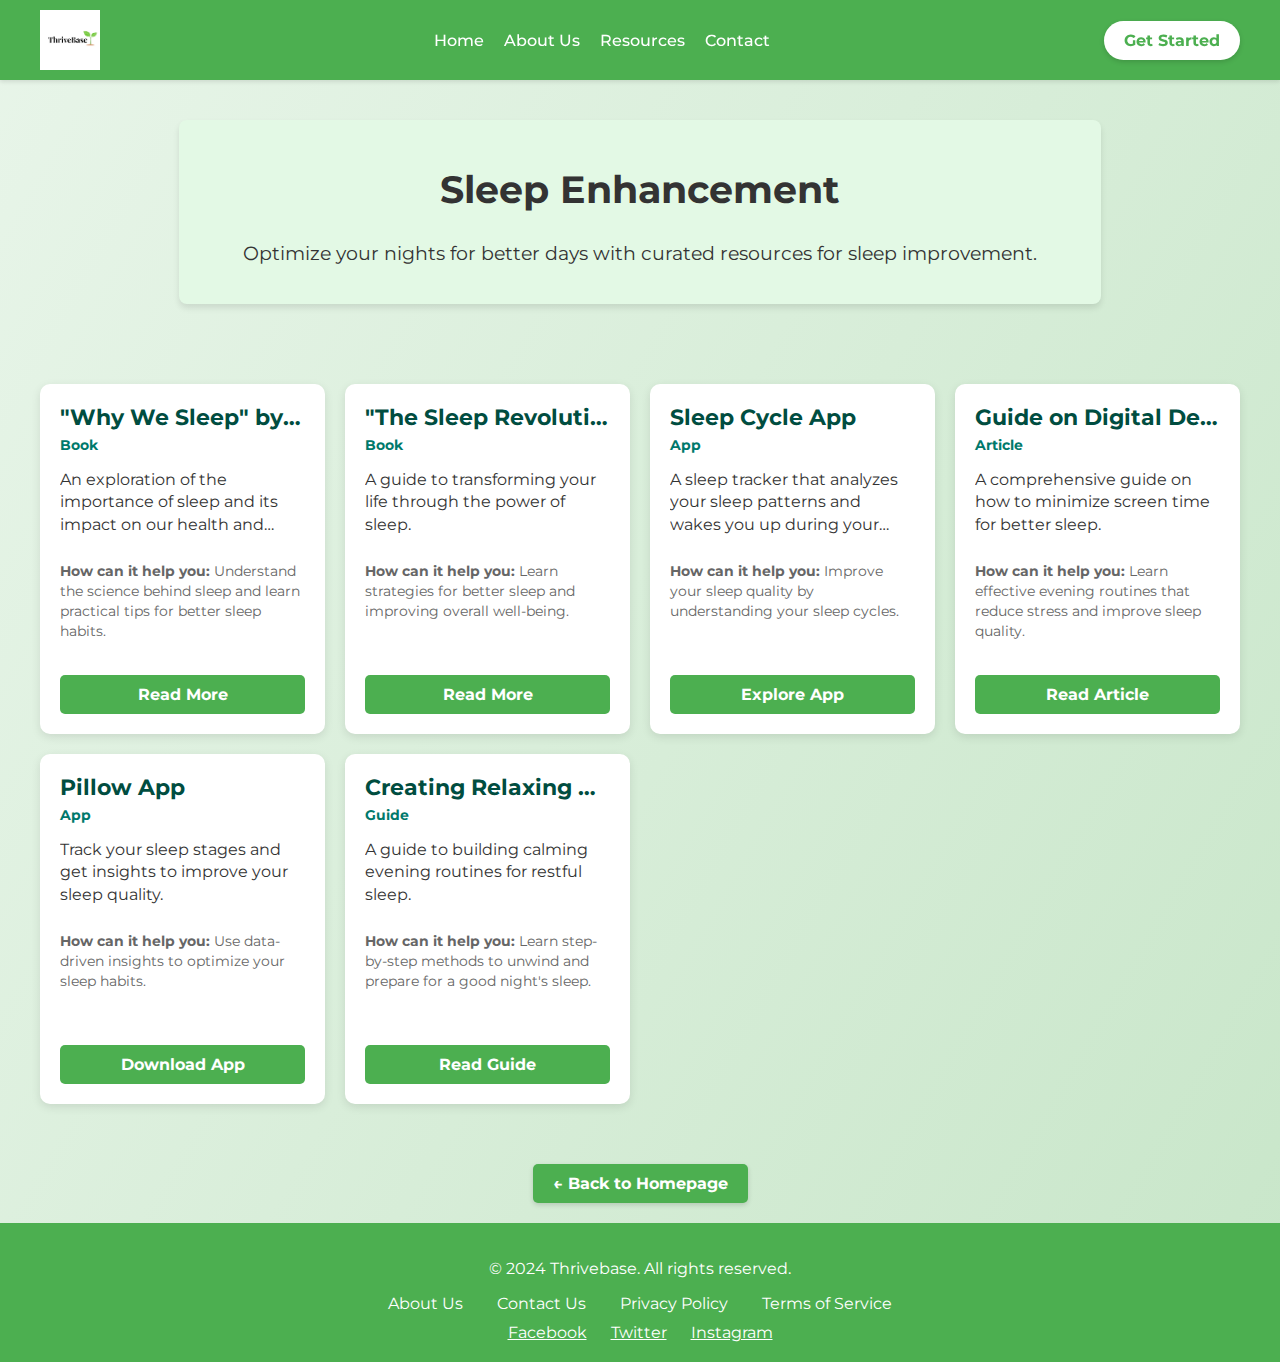
<file: sleep-enhancement.html>
<!DOCTYPE html>
<html lang="en">
<head>
    <meta charset="UTF-8">
    <meta name="viewport" content="width=device-width, initial-scale=1.0">
    <title>Sleep Enhancement - Thrivebase</title>
    <link href="https://fonts.googleapis.com/css2?family=Montserrat:wght@400;700&display=swap" rel="stylesheet">
    <link rel="stylesheet" href="thrivebase.css">
</head>
<body>

    <!-- Header -->
    <header>
        <div class="header-content">
            <img src="images/ThrivebaseLogo.png" alt="Thrivebase Logo" class="logo" />
            <nav class="nav-menu">
                <ul>
                    <li><a href="index.html">Home</a></li>
                    <li><a href="about.html">About Us</a></li>
                    <li><a href="resources.html">Resources</a></li>
                    <li><a href="contact.html">Contact</a></li>
                </ul>
            </nav>
            <div class="header-actions">
                <a href="signup.html" class="cta-button">Get Started</a>
            </div>
        </div>
    </header>

    <!-- Explanation Section -->
    <section class="explanation">
        <h1>Sleep Enhancement</h1>
        <p>Optimize your nights for better days with curated resources for sleep improvement.</p>
    </section>

    <!-- Masonry Layout Section -->
    <section class="masonry-container">
        <div class="masonry-item">
            <div class="resource-card">
                <h3 class="resource-title">"Why We Sleep" by Matthew Walker</h3>
                <span class="resource-format">Book</span>
                <p class="resource-description">An exploration of the importance of sleep and its impact on our health and productivity.</p>
                <p class="resource-benefit"><strong>How can it help you:</strong> Understand the science behind sleep and learn practical tips for better sleep habits.</p>
                <a href="https://amzn.to/3UDdO5V" class="resource-link">Read More</a>
            </div>
        </div>        
        </div>
        <div class="masonry-item">
            <div class="resource-card">
                <h3 class="resource-title">"The Sleep Revolution" by Arianna Huffington</h3>
                <span class="resource-format">Book</span>
                <p class="resource-description">A guide to transforming your life through the power of sleep.</p>
                <p class="resource-benefit"><strong>How can it help you:</strong> Learn strategies for better sleep and improving overall well-being.</p>
                <a href="https://www.example.com/sleep-revolution" class="resource-link">Read More</a>
            </div>
        </div>
        <div class="masonry-item">
            <div class="resource-card">
                <h3 class="resource-title">Sleep Cycle App</h3>
                <span class="resource-format">App</span>
                <p class="resource-description">A sleep tracker that analyzes your sleep patterns and wakes you up during your lightest sleep phase.</p>
                <p class="resource-benefit"><strong>How can it help you:</strong> Improve your sleep quality by understanding your sleep cycles.</p>
                <a href="https://www.example.com/sleep-cycle" class="resource-link">Explore App</a>
            </div>
        </div>
        <div class="masonry-item">
            <div class="resource-card">
                <h3 class="resource-title">Guide on Digital Detox Before Bed</h3>
                <span class="resource-format">Article</span>
                <p class="resource-description">A comprehensive guide on how to minimize screen time for better sleep.</p>
                <p class="resource-benefit"><strong>How can it help you:</strong> Learn effective evening routines that reduce stress and improve sleep quality.</p>
                <a href="https://www.example.com/digital-detox" class="resource-link">Read Article</a>
            </div>
        </div>
        <div class="masonry-item">
            <div class="resource-card">
                <h3 class="resource-title">Pillow App</h3>
                <span class="resource-format">App</span>
                <p class="resource-description">Track your sleep stages and get insights to improve your sleep quality.</p>
                <p class="resource-benefit"><strong>How can it help you:</strong> Use data-driven insights to optimize your sleep habits.</p>
                <a href="https://www.example.com/pillow-app" class="resource-link">Download App</a>
            </div>
        </div>
        <div class="masonry-item">
            <div class="resource-card">
                <h3 class="resource-title">Creating Relaxing Bedtime Rituals</h3>
                <span class="resource-format">Guide</span>
                <p class="resource-description">A guide to building calming evening routines for restful sleep.</p>
                <p class="resource-benefit"><strong>How can it help you:</strong> Learn step-by-step methods to unwind and prepare for a good night's sleep.</p>
                <a href="https://www.example.com/relaxing-routines" class="resource-link">Read Guide</a>
            </div>
        </div>
    </section>

    <!-- Back to Homepage Link -->
    <a href="index.html" class="back-button">← Back to Homepage</a>


    <!-- Footer -->
    <footer>
        <div class="footer-content">
            <p>&copy; 2024 Thrivebase. All rights reserved.</p>
            <ul class="footer-links">
                <li><a href="about.html">About Us</a></li>
                <li><a href="contact.html">Contact Us</a></li>
                <li><a href="privacy-policy.html">Privacy Policy</a></li>
                <li><a href="terms.html">Terms of Service</a></li>
            </ul>
            <div class="social-media">
                <a href="https://facebook.com" target="_blank">Facebook</a>
                <a href="https://twitter.com" target="_blank">Twitter</a>
                <a href="https://instagram.com" target="_blank">Instagram</a>
            </div>
        </div>
    </footer>

</body>
</html>
</file>
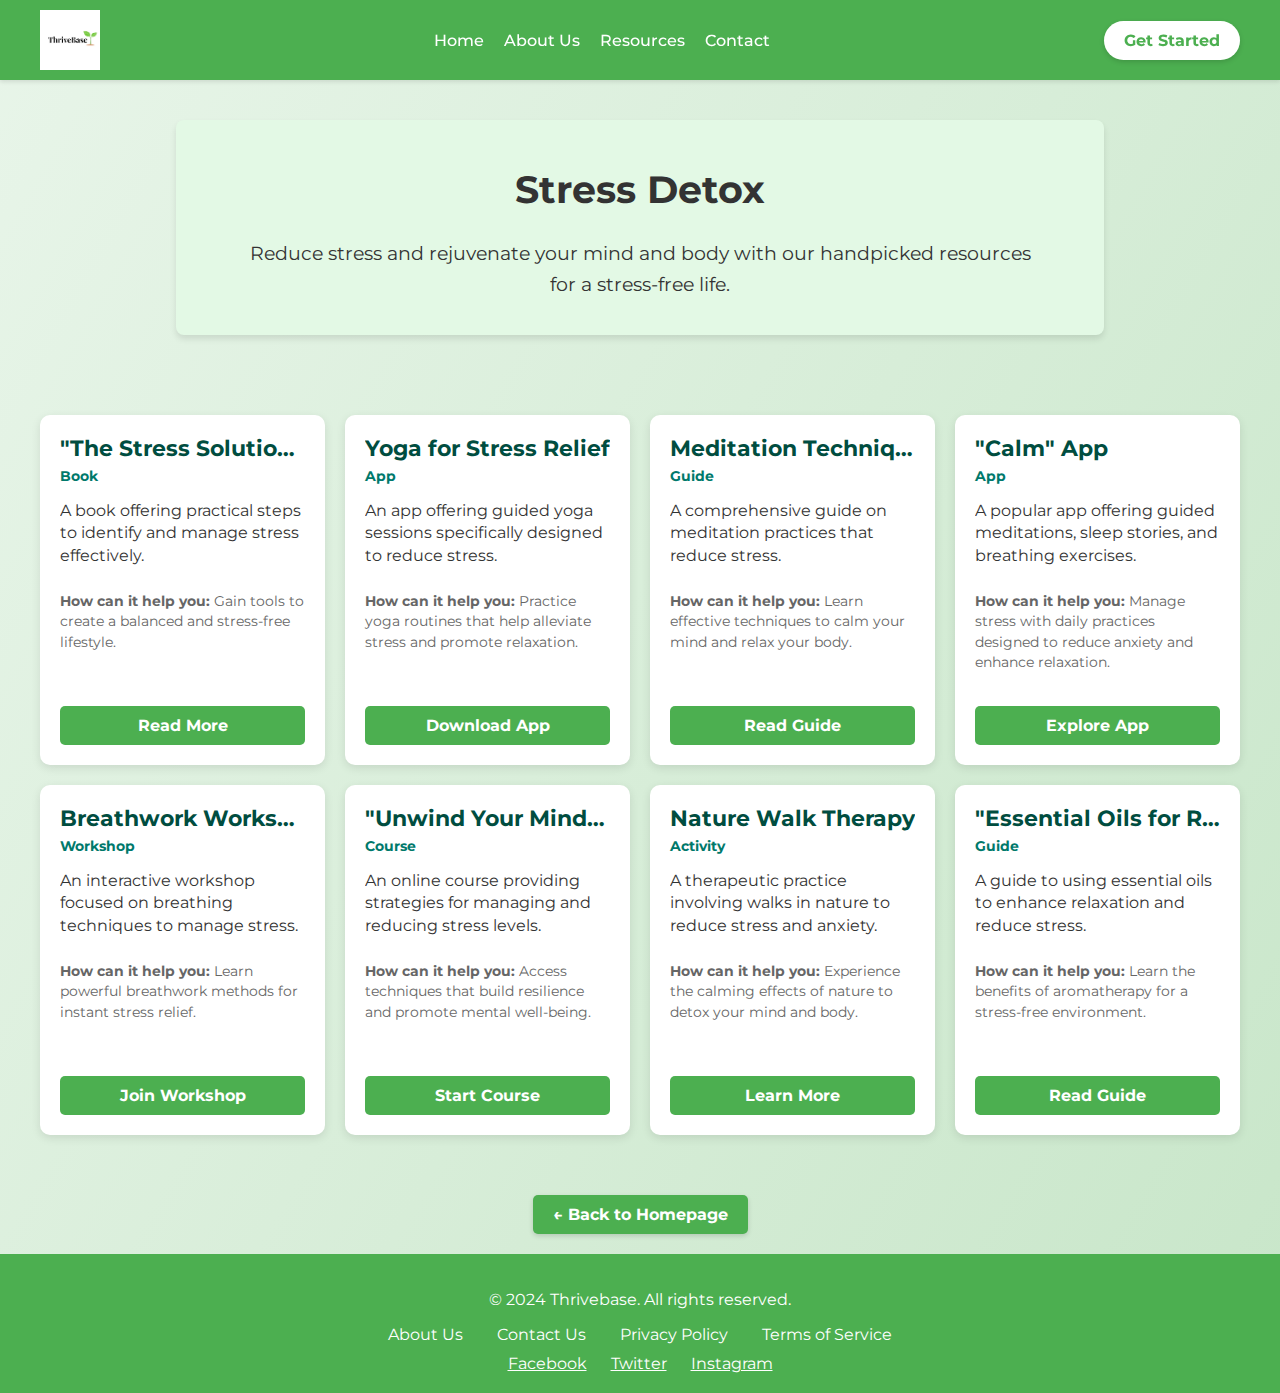
<file: stress-detox.html>
<!DOCTYPE html>
<html lang="en">
<head>
    <meta charset="UTF-8">
    <meta name="viewport" content="width=device-width, initial-scale=1.0">
    <title>Stress Detox - Thrivebase</title>
    <link href="https://fonts.googleapis.com/css2?family=Montserrat:wght@400;700&display=swap" rel="stylesheet">
    <link rel="stylesheet" href="thrivebase.css">
</head>
<body>

    <!-- Header -->
    <header>
        <div class="header-content">
            <img src="images/ThrivebaseLogo.png" alt="Thrivebase Logo" class="logo" />
            <nav class="nav-menu">
                <ul>
                    <li><a href="index.html">Home</a></li>
                    <li><a href="about.html">About Us</a></li>
                    <li><a href="resources.html">Resources</a></li>
                    <li><a href="contact.html">Contact</a></li>
                </ul>
            </nav>
            <div class="header-actions">
                <a href="signup.html" class="cta-button">Get Started</a>
            </div>
        </div>
    </header>

    <!-- Explanation Section -->
    <section class="explanation">
        <h1>Stress Detox</h1>
        <p>Reduce stress and rejuvenate your mind and body with our handpicked resources for a stress-free life.</p>
    </section>

    <!-- Masonry Layout Section -->
    <section class="masonry-container">
        <div class="masonry-item">
            <div class="resource-card">
                <h3 class="resource-title">"The Stress Solution" by Rangan Chatterjee</h3>
                <span class="resource-format">Book</span>
                <p class="resource-description">A book offering practical steps to identify and manage stress effectively.</p>
                <p class="resource-benefit"><strong>How can it help you:</strong> Gain tools to create a balanced and stress-free lifestyle.</p>
                <a href="https://amzn.to/3UDdO5V" class="resource-link">Read More</a>
            </div>
        </div>
        <div class="masonry-item">
            <div class="resource-card">
                <h3 class="resource-title">Yoga for Stress Relief</h3>
                <span class="resource-format">App</span>
                <p class="resource-description">An app offering guided yoga sessions specifically designed to reduce stress.</p>
                <p class="resource-benefit"><strong>How can it help you:</strong> Practice yoga routines that help alleviate stress and promote relaxation.</p>
                <a href="https://www.example.com/yoga-app" class="resource-link">Download App</a>
            </div>
        </div>
        <div class="masonry-item">
            <div class="resource-card">
                <h3 class="resource-title">Meditation Techniques for Stress</h3>
                <span class="resource-format">Guide</span>
                <p class="resource-description">A comprehensive guide on meditation practices that reduce stress.</p>
                <p class="resource-benefit"><strong>How can it help you:</strong> Learn effective techniques to calm your mind and relax your body.</p>
                <a href="https://www.example.com/meditation-guide" class="resource-link">Read Guide</a>
            </div>
        </div>
        <div class="masonry-item">
            <div class="resource-card">
                <h3 class="resource-title">"Calm" App</h3>
                <span class="resource-format">App</span>
                <p class="resource-description">A popular app offering guided meditations, sleep stories, and breathing exercises.</p>
                <p class="resource-benefit"><strong>How can it help you:</strong> Manage stress with daily practices designed to reduce anxiety and enhance relaxation.</p>
                <a href="https://www.example.com/calm-app" class="resource-link">Explore App</a>
            </div>
        </div>
        <div class="masonry-item">
            <div class="resource-card">
                <h3 class="resource-title">Breathwork Workshop</h3>
                <span class="resource-format">Workshop</span>
                <p class="resource-description">An interactive workshop focused on breathing techniques to manage stress.</p>
                <p class="resource-benefit"><strong>How can it help you:</strong> Learn powerful breathwork methods for instant stress relief.</p>
                <a href="https://www.example.com/breathwork-workshop" class="resource-link">Join Workshop</a>
            </div>
        </div>
        <div class="masonry-item">
            <div class="resource-card">
                <h3 class="resource-title">"Unwind Your Mind" Online Course</h3>
                <span class="resource-format">Course</span>
                <p class="resource-description">An online course providing strategies for managing and reducing stress levels.</p>
                <p class="resource-benefit"><strong>How can it help you:</strong> Access techniques that build resilience and promote mental well-being.</p>
                <a href="https://www.example.com/unwind-your-mind-course" class="resource-link">Start Course</a>
            </div>
        </div>
        <div class="masonry-item">
            <div class="resource-card">
                <h3 class="resource-title">Nature Walk Therapy</h3>
                <span class="resource-format">Activity</span>
                <p class="resource-description">A therapeutic practice involving walks in nature to reduce stress and anxiety.</p>
                <p class="resource-benefit"><strong>How can it help you:</strong> Experience the calming effects of nature to detox your mind and body.</p>
                <a href="https://www.example.com/nature-walk-therapy" class="resource-link">Learn More</a>
            </div>
        </div>
        <div class="masonry-item">
            <div class="resource-card">
                <h3 class="resource-title">"Essential Oils for Relaxation" Guide</h3>
                <span class="resource-format">Guide</span>
                <p class="resource-description">A guide to using essential oils to enhance relaxation and reduce stress.</p>
                <p class="resource-benefit"><strong>How can it help you:</strong> Learn the benefits of aromatherapy for a stress-free environment.</p>
                <a href="https://www.example.com/essential-oils-guide" class="resource-link">Read Guide</a>
            </div>
        </div>
    </section>

    <!-- Back to Homepage Link -->
    <a href="index.html" class="back-button">← Back to Homepage</a>

    <!-- Footer -->
    <footer>
        <div class="footer-content">
            <p>&copy; 2024 Thrivebase. All rights reserved.</p>
            <ul class="footer-links">
                <li><a href="about.html">About Us</a></li>
                <li><a href="contact.html">Contact Us</a></li>
                <li><a href="privacy-policy.html">Privacy Policy</a></li>
                <li><a href="terms.html">Terms of Service</a></li>
            </ul>
            <div class="social-media">
                <a href="https://facebook.com" target="_blank">Facebook</a>
                <a href="https://twitter.com" target="_blank">Twitter</a>
                <a href="https://instagram.com" target="_blank">Instagram</a>
            </div>
        </div>
    </footer>

</body>
</html>
</file>
<file: thrivebase.css>
/* General body styles */
body {
    font-family: 'Montserrat', sans-serif;
    margin: 0;
    padding: 0;
    background: linear-gradient(120deg, #e8f5e9, #c8e6c9);
    background-color: #c8e6c9; /* Fallback color */
    display: flex;
    flex-direction: column;
    min-height: 100vh;
    padding-top: 80px;
}

/* Navbar styles */
.navbar {
    background-color: #333; /* Dark background for contrast */
    display: flex;
    justify-content: center;
    padding: 15px 0;
    position: fixed;
    width: 100%;
    top: 0;
    z-index: 1000;
}

.navbar ul {
    display: flex;
    align-items: center;
    gap: 20px;
    list-style: none;
    margin: 0;
    padding: 0;
}

.navbar a {
    color: white;
    text-decoration: none;
    font-weight: 500;
    font-size: 1em;
    padding: 10px 15px;
    transition: background 0.3s ease;
    display: block;
}

.navbar a:hover {
    background-color: #444; /* Slightly lighter shade on hover */
    border-radius: 4px;
}

/* Header styles */
header {
    background-color: #4CAF50; /* Keeping the original green color */
    color: white;
    padding: 10px 0;
    box-shadow: 0 2px 4px rgba(0, 0, 0, 0.1);
    position: fixed;
    width: 100%;
    top: 0;
    z-index: 1000;
}

.header-content {
    display: flex;
    justify-content: space-between;
    align-items: center;
    max-width: 1200px;
    margin: 0 auto;
    padding: 0 20px;
}

.logo {
    height: 60px;
    width: auto;
}

.nav-menu ul {
    list-style: none;
    display: flex;
    margin: 0;
    padding: 0;
    gap: 20px;
}

.nav-menu a {
    color: white;
    text-decoration: none;
    font-weight: 500;
    font-size: 1em;
    transition: color 0.3s;
}

.nav-menu a:hover {
    color: #ddd;
}

.header-actions .cta-button {
    background-color: white;
    color: #4CAF50;
    padding: 10px 20px;
    border-radius: 20px;
    text-decoration: none;
    font-weight: bold;
    transition: background-color 0.3s;
    box-shadow: 0 2px 5px rgba(0, 0, 0, 0.15);
}

.header-actions .cta-button:hover {
    background-color: #ddd;
}

/* Make header and navbar responsive */
@media (max-width: 768px) {
    .header-content {
        flex-direction: column;
    }

    .nav-menu ul {
        flex-direction: column;
        align-items: center;
    }

    .header-actions {
        margin-top: 10px;
    }
}

/* Explanation section */
.explanation {
    text-align: center;
    margin: 40px auto;
    padding: 20px 5%;
    font-size: 1.2em;
    color: #333;
    flex: 1;
    max-width: 800px;
    background-color: #e3f9e5;
    border-radius: 8px;
    box-shadow: 0 4px 6px rgba(0, 0, 0, 0.1);
}

.explanation p {
    margin-bottom: 15px;
    line-height: 1.6;
}

/* Grid container */
.grid-container {
    display: grid;
    grid-template-columns: repeat(auto-fill, minmax(300px, 1fr));
    gap: 20px;
    max-width: 1200px;
    margin: 40px auto;
    padding: 0 20px;
}

/* Grid item */
.grid-item {
    display: flex;
    justify-content: center;
    align-items: center;
}

/* List item styles */
.list-item {
    display: flex;
    flex-direction: column;
    align-items: center;
    background-color: #e0f7fa;
    border-radius: 15px;
    box-shadow: 0 3px 10px rgba(0, 0, 0, 0.1);
    padding: 20px;
    width: 100%;
    height: 350px;
    justify-content: space-between;
    transition: transform 0.3s;
}

.list-item:hover {
    transform: scale(1.02);
}

/* Image container */
.list-image-container {
    display: flex;
    justify-content: center;
    align-items: center;
    width: 100%;
    margin-bottom: 15px;
}

.list-image {
    width: 80px;
    height: 80px;
    border-radius: 50%;
    object-fit: cover;
    border: 3px solid #4CAF50;
}

/* List content */
.list-content {
    display: flex;
    flex-direction: column;
    text-align: center;
    flex: 1;
}

.list-content h3 {
    margin: 10px 0;
    font-size: 1.4em;
    color: #004d40;
    white-space: nowrap;
    overflow: hidden;
    text-overflow: ellipsis;
}

.list-content p {
    font-size: 0.9em;
    color: #00796b;
    overflow: hidden;
    text-overflow: ellipsis;
    display: -webkit-box;
    -webkit-line-clamp: 3;
    -webkit-box-orient: vertical;
}

/* Button for each list item */
.list-button {
    background-color: #4CAF50;
    color: white;
    text-decoration: none;
    padding: 10px 20px;
    border-radius: 5px;
    transition: background-color 0.3s;
    font-weight: bold;
    margin-top: auto;
}

.list-button:hover {
    background-color: #388e3c;
}

/* Footer styles */
footer {
    background-color: #4CAF50;
    color: white;
    text-align: center;
    padding: 20px;
    margin-top: auto;
}

.footer-content {
    max-width: 1200px;
    margin: 0 auto;
}

.footer-links {
    list-style: none;
    padding: 0;
    margin: 10px 0;
}

.footer-links li {
    display: inline;
    margin: 0 15px;
}

.footer-links a {
    color: white;
    text-decoration: none;
}

.footer-links a:hover {
    text-decoration: underline;
}

.social-media {
    margin-top: 10px;
}

.social-media a {
    color: white;
    margin: 0 10px;
}

/* Responsive adjustments */
@media (max-width: 768px) {
    .list-item {
        height: auto;
    }

    .list-content h3 {
        font-size: 1.2em;
    }

    .list-content p {
        -webkit-line-clamp: 2;
    }
}

/* Masonry Container */
.masonry-container {
    display: grid;
    grid-template-columns: repeat(auto-fill, minmax(250px, 1fr));
    gap: 20px;
    max-width: 1200px;
    margin: 40px auto;
    padding: 0 20px;
}

/* Masonry Item */
.masonry-item {
    background-color: #ffffff;
    border-radius: 10px;
    box-shadow: 0 3px 10px rgba(0, 0, 0, 0.1);
    overflow: hidden;
    transition: transform 0.3s;
    display: flex;
    flex-direction: column;
    height: auto;
}

.masonry-item:hover {
    transform: scale(1.02);
}

/* Resource Card */
.resource-card {
    display: flex;
    flex-direction: column;
    justify-content: space-between;
    height: 350px;
    padding: 20px;
    box-sizing: border-box;
}

/* Title, Format, and Description Styles */
.resource-title {
    font-size: 1.4em;
    color: #004d40;
    margin: 0;
    line-height: 1.2;
    overflow: hidden;
    white-space: nowrap;
    text-overflow: ellipsis;
}

.resource-format {
    font-size: 0.9em;
    color: #00796b;
    font-weight: bold;
    margin: 5px 0;
}

.resource-description {
    font-size: 1em;
    color: #333;
    margin: 10px 0;
    line-height: 1.4;
    overflow: hidden;
    text-overflow: ellipsis;
    display: -webkit-box;
    -webkit-line-clamp: 3;
    -webkit-box-orient: vertical;
}

.resource-benefit {
    font-size: 0.9em;
    color: #666;
    margin-bottom: 15px;
    line-height: 1.4;
}

/* Button */
.resource-link {
    display: block;
    margin-top: auto;
    padding: 10px 15px;
    background-color: #4CAF50;
    color: white;
    text-decoration: none;
    border-radius: 5px;
    text-align: center;
    transition: background-color 0.3s;
    font-weight: bold;
}

.resource-link:hover {
    background-color: #388e3c;
}

/* Back Button Styles */
.back-button {
    display: inline-block;
    margin: 20px auto;
    padding: 10px 20px;
    background-color: #4CAF50;
    color: white;
    text-decoration: none;
    border-radius: 5px;
    font-weight: bold;
    transition: background-color 0.3s;
    text-align: center;
    box-shadow: 0 2px 5px rgba(0, 0, 0, 0.15);
}

.back-button:hover {
    background-color: #388e3c;
}
</file>
